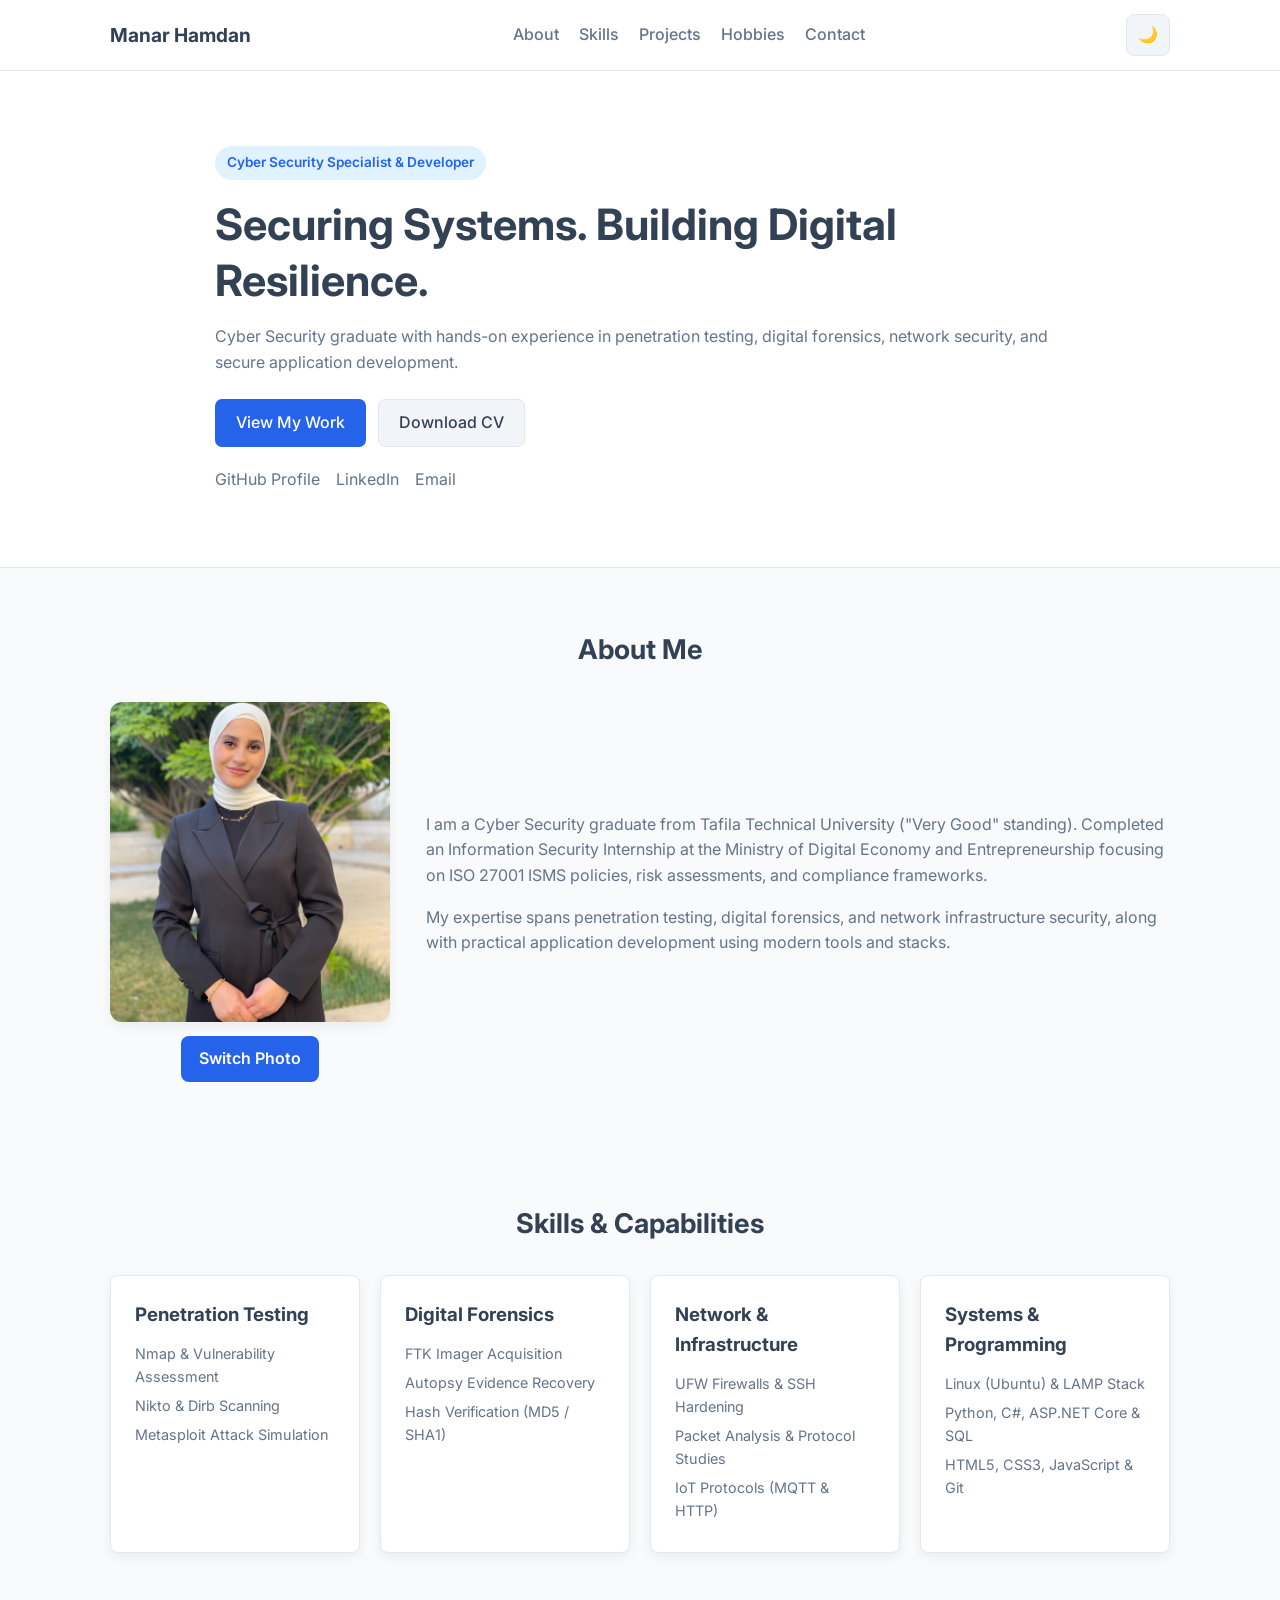
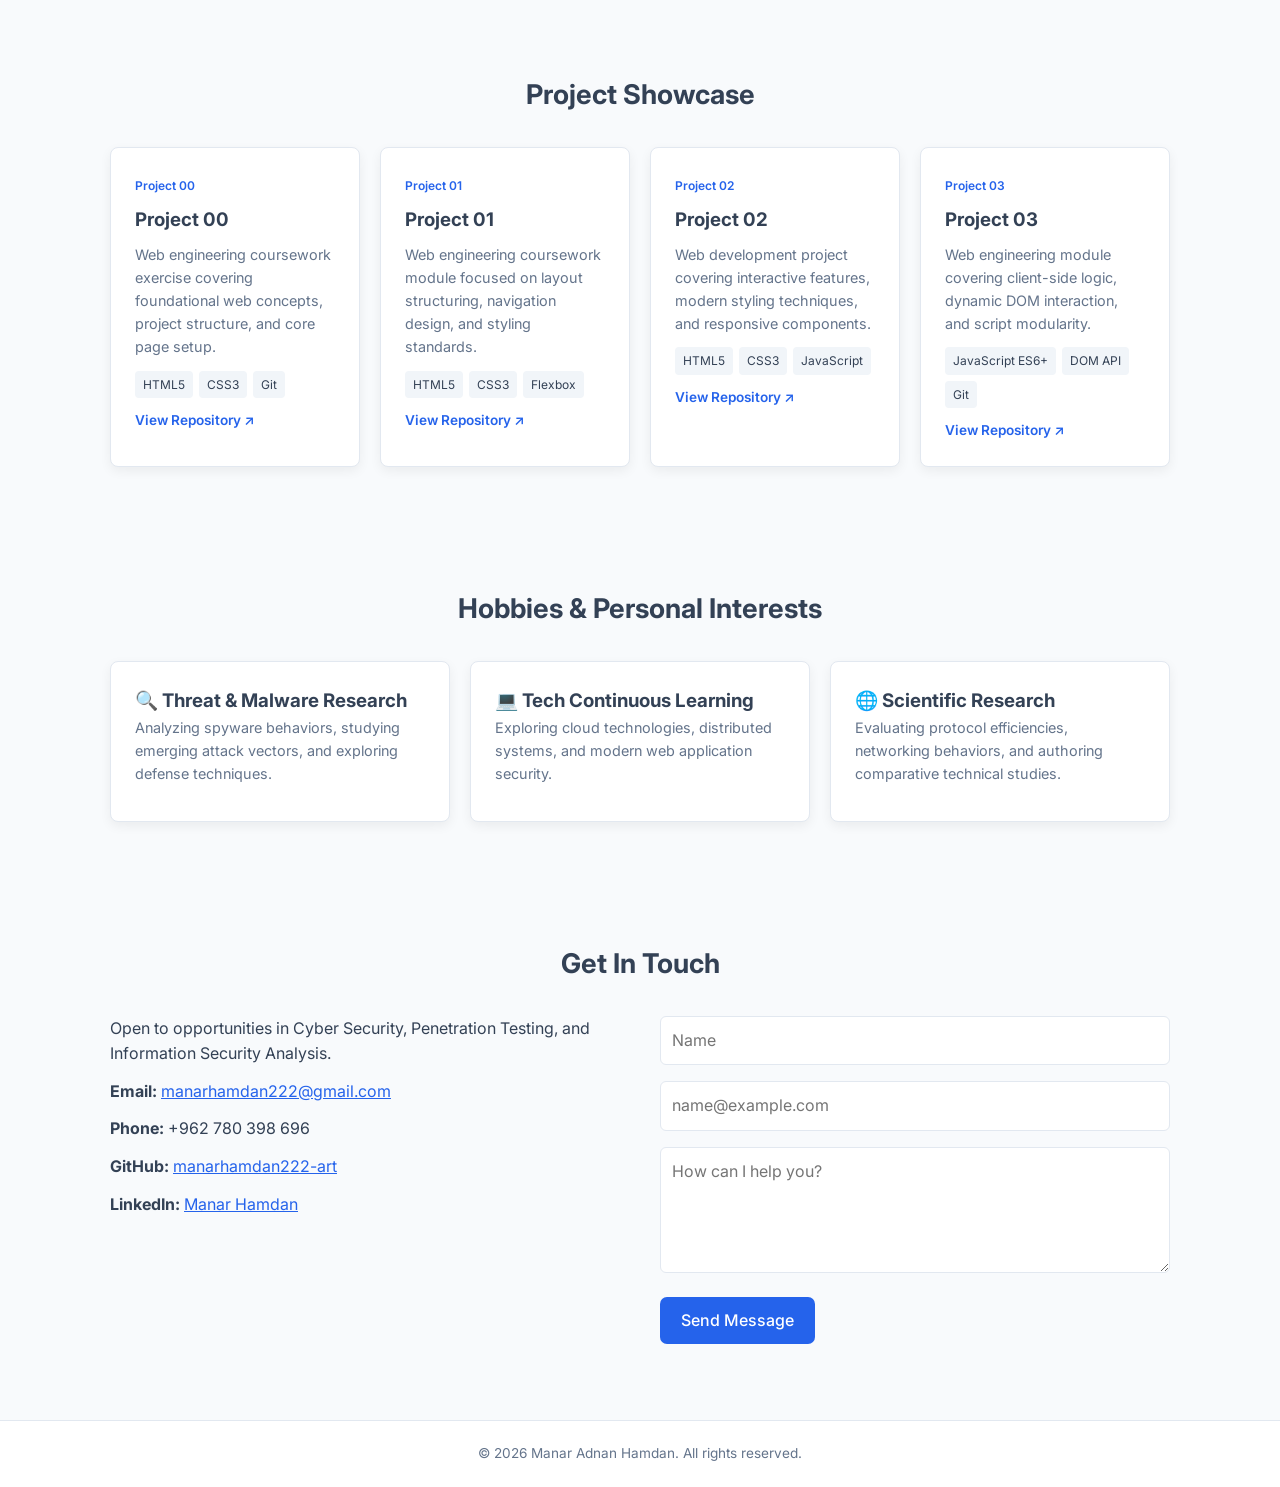
<file: bounce01/index.html>
<!DOCTYPE html>
<html lang="en" dir="ltr">

<head>
    <meta charset="UTF-8">
    <meta name="viewport" content="width=device-width, initial-scale=1.0">

    <title>Manar Hamdan | Cyber Security Portfolio</title>

    <link rel="stylesheet" href="style.css">

    <link rel="preconnect" href="https://fonts.googleapis.com">
    <link rel="preconnect" href="https://fonts.gstatic.com" crossorigin>
    <link href="https://fonts.googleapis.com/css2?family=Inter:wght@300;400;500;600;700&display=swap" rel="stylesheet">
</head>

<body>

    <!-- Header / Navbar -->
    <header class="navbar">
        <div class="container nav-container">

            <a href="#" class="logo">Manar Hamdan</a>

            <nav>
                <ul class="nav-links">
                    <li><a href="#about" class="nav-item">About</a></li>
                    <li><a href="#skills" class="nav-item">Skills</a></li>
                    <li><a href="#projects" class="nav-item">Projects</a></li>
                    <li><a href="#hobbies" class="nav-item">Hobbies</a></li>
                    <li><a href="#contact" class="nav-item">Contact</a></li>
                </ul>
            </nav>

            <div class="nav-controls">
                <button
                    id="theme-btn"
                    class="theme-btn"
                    type="button"
                    aria-label="Switch to dark mode"
                >🌙</button>
            </div>

        </div>
    </header>

    <!-- Hero Section -->
    <section class="hero">
        <div class="container hero-container">

            <div class="hero-content">

                <span class="badge" id="badge-text">
                    Cyber Security Specialist & Developer
                </span>

                <h1 id="hero-title">
                    Securing Systems. Building Digital Resilience.
                </h1>

                <p id="hero-desc">
                    Cyber Security graduate with hands-on experience in
                    penetration testing, digital forensics, network security,
                    and secure application development.
                </p>

                <div class="hero-buttons">
                    <a href="#projects" class="btn btn-primary" id="btn-work">
                        View My Work
                    </a>

                    <a
                        href="assets/Manar_Hamdan_CV.docx"
                        download
                        class="btn btn-secondary"
                        id="btn-cv"
                    >
                        Download CV
                    </a>
                </div>

                <div class="social-links">
                    <a href="https://github.com/manarhamdan222-art"
                       target="_blank" rel="noopener">
                        GitHub Profile
                    </a>

                    <a href="https://www.linkedin.com/in/manar-hamdan-565b5b346"
                       target="_blank" rel="noopener">
                        LinkedIn
                    </a>

                    <a href="mailto:manarhamdan222@gmail.com">
                        Email
                    </a>
                </div>

            </div>
        </div>
    </section>

    <!-- About Me Section -->
    <section id="about" class="about-section">
        <div class="container">

            <h2 id="about-title" class="section-title">
                About Me
            </h2>

            <div class="about-grid">

                <div class="about-image">

                    <img
                        id="profile-photo"
                        src="assets/profile1.jpg"
                        alt="Manar Hamdan - first profile photo"
                        class="about-img"
                    >

                    <button
                        id="photo-switcher"
                        class="photo-switch-btn"
                        type="button"
                        aria-label="Switch profile photo"
                    >
                        Switch Photo
                    </button>

                </div>

                <div class="about-text">

                    <p id="about-p1">
                        I am a Cyber Security graduate from Tafila Technical
                        University ("Very Good" standing). Completed an
                        Information Security Internship at the Ministry of
                        Digital Economy and Entrepreneurship focusing on
                        ISO 27001 ISMS policies, risk assessments, and
                        compliance frameworks.
                    </p>

                    <p id="about-p2">
                        My expertise spans penetration testing, digital
                        forensics, and network infrastructure security,
                        along with practical application development using
                        modern tools and stacks.
                    </p>

                </div>
            </div>
        </div>
    </section>

    <!-- Skills Section -->
    <section id="skills" class="skills-section">
        <div class="container">

            <h2 id="skills-title" class="section-title">
                Skills & Capabilities
            </h2>

            <div class="skills-grid">

                <div class="skill-card">
                    <h3>Penetration Testing</h3>
                    <ul>
                        <li>Nmap & Vulnerability Assessment</li>
                        <li>Nikto & Dirb Scanning</li>
                        <li>Metasploit Attack Simulation</li>
                    </ul>
                </div>

                <div class="skill-card">
                    <h3>Digital Forensics</h3>
                    <ul>
                        <li>FTK Imager Acquisition</li>
                        <li>Autopsy Evidence Recovery</li>
                        <li>Hash Verification (MD5 / SHA1)</li>
                    </ul>
                </div>

                <div class="skill-card">
                    <h3>Network & Infrastructure</h3>
                    <ul>
                        <li>UFW Firewalls & SSH Hardening</li>
                        <li>Packet Analysis & Protocol Studies</li>
                        <li>IoT Protocols (MQTT & HTTP)</li>
                    </ul>
                </div>

                <div class="skill-card">
                    <h3>Systems & Programming</h3>
                    <ul>
                        <li>Linux (Ubuntu) & LAMP Stack</li>
                        <li>Python, C#, ASP.NET Core & SQL</li>
                        <li>HTML5, CSS3, JavaScript & Git</li>
                    </ul>
                </div>

            </div>
        </div>
    </section>

    <!-- Projects Section -->
    <section id="projects" class="projects-section">
        <div class="container">

            <h2 id="projects-title" class="section-title">
                Project Showcase
            </h2>

            <div class="projects-grid">

                <article class="project-card">
                    <span class="project-tag">Project 00</span>
                    <h3>Project 00</h3>
                    <p>
                        Web engineering coursework exercise covering
                        foundational web concepts, project structure,
                        and core page setup.
                    </p>
                    <div class="tech-stack">
                        <span>HTML5</span>
                        <span>CSS3</span>
                        <span>Git</span>
                    </div>
                    <a
                        href="https://github.com/manarhamdan222-art/project-00"
                        target="_blank"
                        rel="noopener"
                        class="project-link"
                    >
                        View Repository ↗
                    </a>
                </article>

                <article class="project-card">
                    <span class="project-tag">Project 01</span>
                    <h3>Project 01</h3>
                    <p>
                        Web engineering coursework module focused on
                        layout structuring, navigation design,
                        and styling standards.
                    </p>
                    <div class="tech-stack">
                        <span>HTML5</span>
                        <span>CSS3</span>
                        <span>Flexbox</span>
                    </div>
                    <a
                        href="https://github.com/manarhamdan222-art/project-01"
                        target="_blank"
                        rel="noopener"
                        class="project-link"
                    >
                        View Repository ↗
                    </a>
                </article>

                <article class="project-card">
                    <span class="project-tag">Project 02</span>
                    <h3>Project 02</h3>
                    <p>
                        Web development project covering interactive
                        features, modern styling techniques,
                        and responsive components.
                    </p>
                    <div class="tech-stack">
                        <span>HTML5</span>
                        <span>CSS3</span>
                        <span>JavaScript</span>
                    </div>
                    <a
                        href="https://github.com/manarhamdan222-art/project-02"
                        target="_blank"
                        rel="noopener"
                        class="project-link"
                    >
                        View Repository ↗
                    </a>
                </article>

                <article class="project-card">
                    <span class="project-tag">Project 03</span>
                    <h3>Project 03</h3>
                    <p>
                        Web engineering module covering client-side
                        logic, dynamic DOM interaction,
                        and script modularity.
                    </p>
                    <div class="tech-stack">
                        <span>JavaScript ES6+</span>
                        <span>DOM API</span>
                        <span>Git</span>
                    </div>
                    <a
                        href="https://github.com/manarhamdan222-art/project-03"
                        target="_blank"
                        rel="noopener"
                        class="project-link"
                    >
                        View Repository ↗
                    </a>
                </article>

            </div>
        </div>
    </section>

    <!-- Hobbies Section -->
    <section id="hobbies" class="hobbies-section">
        <div class="container">

            <h2 id="hobbies-title" class="section-title">
                Hobbies & Personal Interests
            </h2>

            <div class="hobbies-grid">

                <div class="hobby-card">
                    <h3>🔍 Threat & Malware Research</h3>
                    <p>
                        Analyzing spyware behaviors, studying emerging
                        attack vectors, and exploring defense techniques.
                    </p>
                </div>

                <div class="hobby-card">
                    <h3>💻 Tech Continuous Learning</h3>
                    <p>
                        Exploring cloud technologies, distributed systems,
                        and modern web application security.
                    </p>
                </div>

                <div class="hobby-card">
                    <h3>🌐 Scientific Research</h3>
                    <p>
                        Evaluating protocol efficiencies, networking
                        behaviors, and authoring comparative technical studies.
                    </p>
                </div>

            </div>
        </div>
    </section>

    <!-- Contact Section -->
    <section id="contact" class="contact-section">
        <div class="container">

            <h2 id="contact-title" class="section-title">
                Get In Touch
            </h2>

            <div class="contact-wrapper">

                <div class="contact-info">

                    <p>
                        Open to opportunities in Cyber Security,
                        Penetration Testing, and Information Security Analysis.
                    </p>

                    <p>
                        <strong>Email:</strong>
                        <a href="mailto:manarhamdan222@gmail.com">
                            manarhamdan222@gmail.com
                        </a>
                    </p>

                    <p>
                        <strong>Phone:</strong> +962 780 398 696
                    </p>

                    <p>
                        <strong>GitHub:</strong>
                        <a
                            href="https://github.com/manarhamdan222-art"
                            target="_blank"
                            rel="noopener"
                        >
                            manarhamdan222-art
                        </a>
                    </p>

                    <p>
                        <strong>LinkedIn:</strong>
                        <a
                            href="https://www.linkedin.com/in/manar-hamdan-565b5b346"
                            target="_blank"
                            rel="noopener"
                        >
                            Manar Hamdan
                        </a>
                    </p>

                </div>

                <form class="contact-form" id="contact-form">

                    <div class="form-group">
                        <input
                            type="text"
                            placeholder="Name"
                            required
                        >
                    </div>

                    <div class="form-group">
                        <input
                            type="email"
                            placeholder="name@example.com"
                            required
                        >
                    </div>

                    <div class="form-group">
                        <textarea
                            rows="4"
                            placeholder="How can I help you?"
                            required
                        ></textarea>
                    </div>

                    <button
                        type="submit"
                        class="btn btn-primary"
                        id="btn-submit"
                    >
                        Send Message
                    </button>

                    <p
                        id="form-status"
                        role="status"
                        aria-live="polite"
                    ></p>

                </form>

            </div>
        </div>
    </section>

    <!-- Footer -->
    <footer class="footer">
        <div class="container">
            <p>
                &copy; 2026 Manar Adnan Hamdan.
                All rights reserved.
            </p>
        </div>
    </footer>

    <script src="script.js"></script>

</body>
</html>
</file>
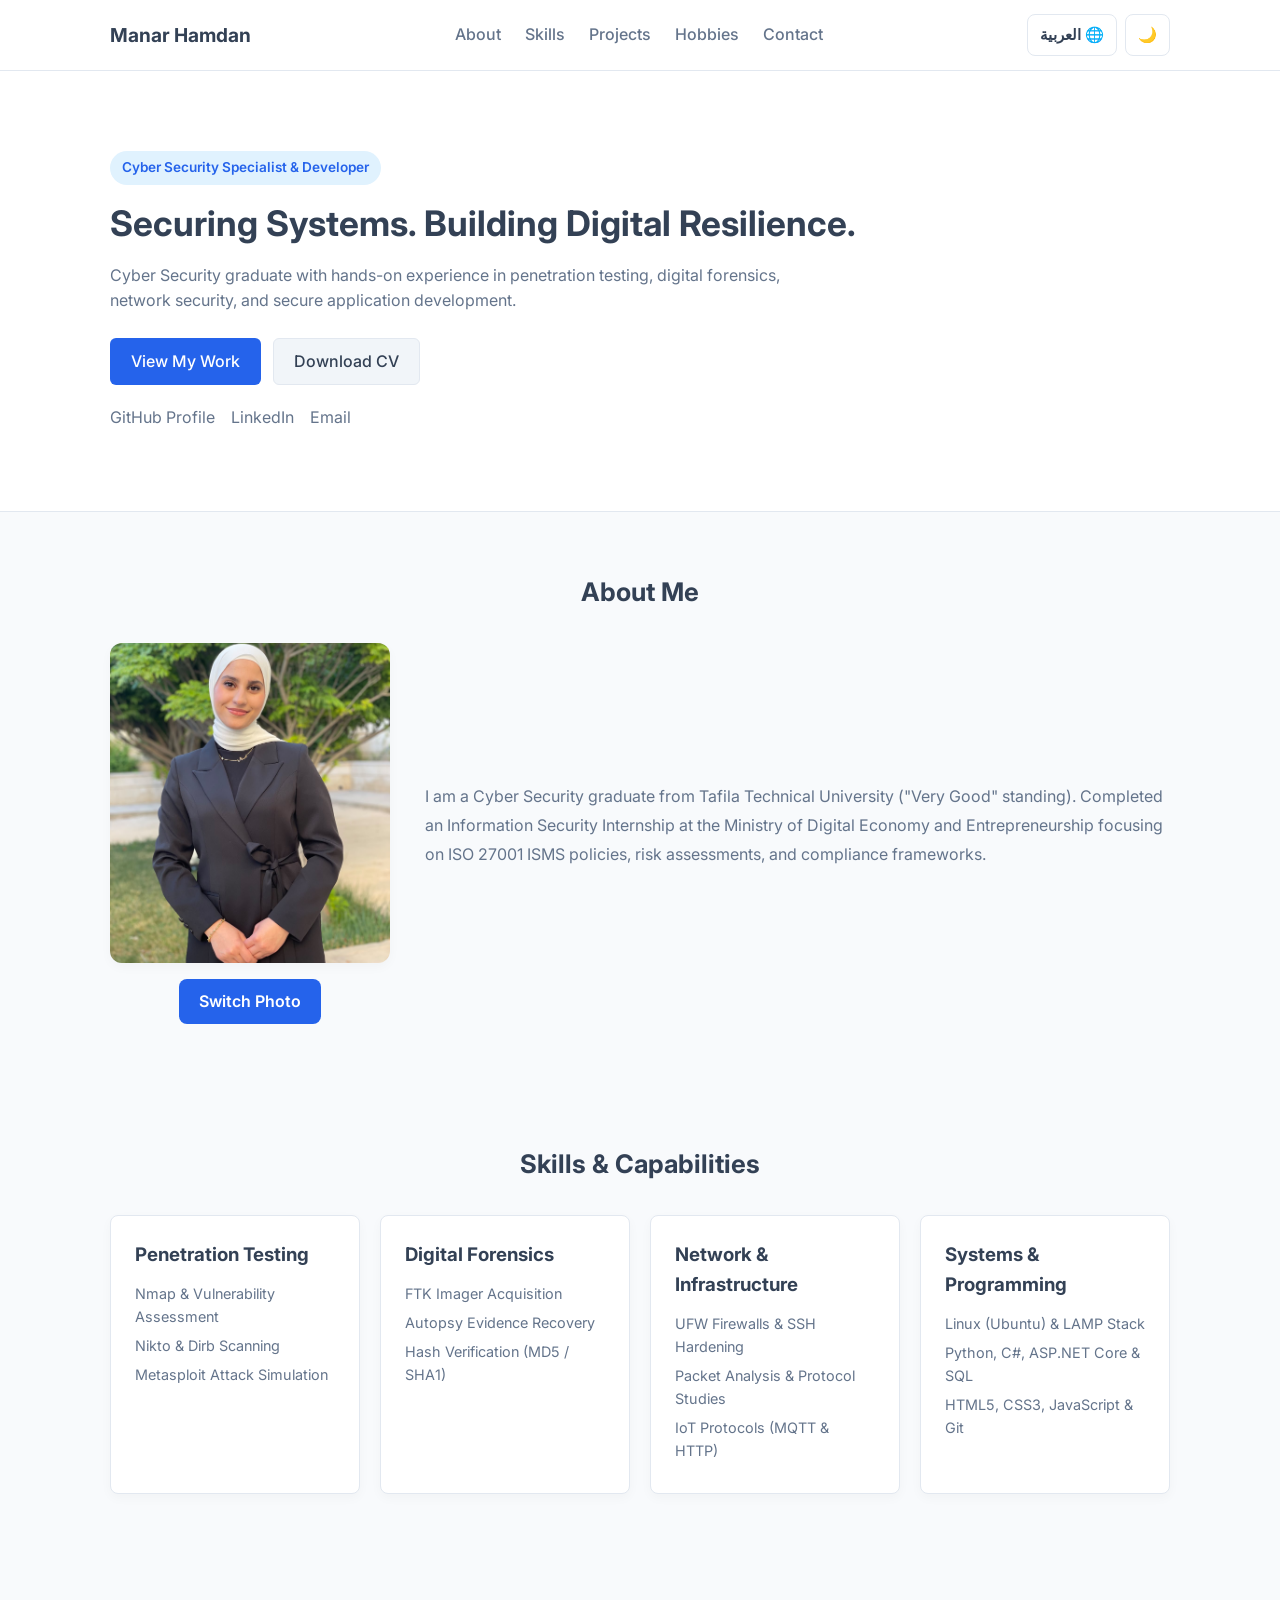
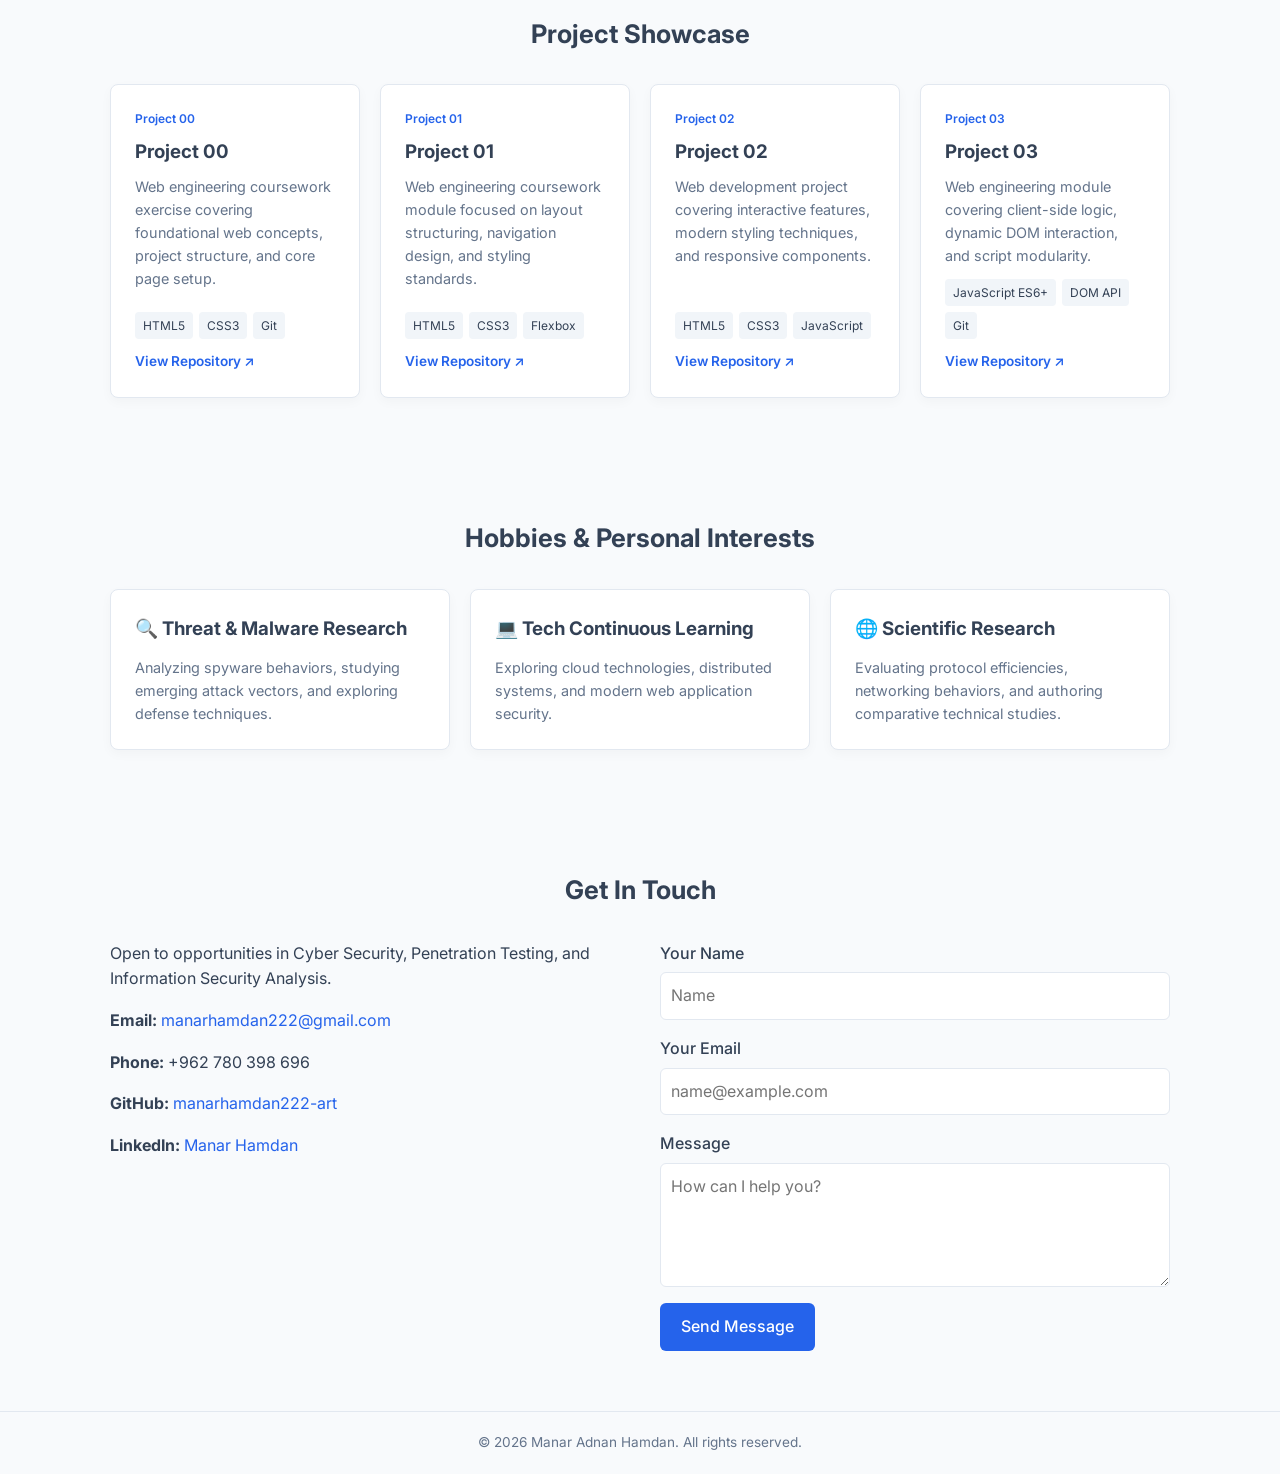
<file: bounce02/index.html>
<!DOCTYPE html>
<html lang="en" dir="ltr">

<head>
    <meta charset="UTF-8">
    <meta name="viewport" content="width=device-width, initial-scale=1.0">

    <title>Manar Hamdan | Cyber Security Portfolio</title>

    <link rel="stylesheet" href="style.css">

    <link rel="preconnect" href="https://fonts.googleapis.com">
    <link rel="preconnect" href="https://fonts.gstatic.com" crossorigin>

    <link href="https://fonts.googleapis.com/css2?family=Inter:wght@300;400;500;600;700&display=swap"
          rel="stylesheet">
</head>

<body>

    <!-- ===================================== -->
    <!-- Header / Navigation Bar -->
    <!-- ===================================== -->

    <header class="navbar">
        <div class="container nav-container">

            <a href="#" class="logo">Manar Hamdan</a>

            <nav aria-label="Main Navigation">
                <ul class="nav-links">
                    <li><a href="#about">About</a></li>
                    <li><a href="#skills">Skills</a></li>
                    <li><a href="#projects">Projects</a></li>
                    <li><a href="#hobbies">Hobbies</a></li>
                    <li><a href="#contact">Contact</a></li>
                </ul>
            </nav>

            <div class="nav-controls">

                <!-- Language Switcher -->
                <button
                    id="lang-btn"
                    class="theme-btn"
                    type="button"
                    aria-label="Change language">
                    العربية 🌐
                </button>

                <!-- Dark / Light Mode -->
                <button
                    id="theme-toggle"
                    class="theme-btn"
                    type="button"
                    aria-label="Switch to dark mode">
                    🌙
                </button>

            </div>

        </div>
    </header>


    <!-- ===================================== -->
    <!-- Hero Section -->
    <!-- ===================================== -->

    <section class="hero">
        <div class="container hero-container">

            <div class="hero-content">

                <span class="badge">
                    Cyber Security Specialist &amp; Developer
                </span>

                <h1>
                    Securing Systems. Building Digital Resilience.
                </h1>

                <p>
                    Cyber Security graduate with hands-on experience in penetration testing, digital forensics, network security, and secure application development.
                </p>

                <div class="hero-buttons">

                    <a href="#projects" class="btn btn-primary">
                        View My Work
                    </a>

                    <a
                        href="assets/Manar_Hamdan_CV.docx"
                        download
                        class="btn btn-secondary">
                        Download CV
                    </a>

                </div>

                <div class="social-links">

                    <a
                        href="https://github.com/manarhamdan222-art"
                        target="_blank"
                        rel="noopener noreferrer">
                        GitHub Profile
                    </a>

                    <a
                        href="https://www.linkedin.com/in/manar-hamdan-565b5b346"
                        target="_blank"
                        rel="noopener noreferrer">
                        LinkedIn
                    </a>

                    <a href="mailto:manarhamdan222@gmail.com">
                        Email
                    </a>

                </div>

            </div>

        </div>
    </section>


    <!-- ===================================== -->
    <!-- About Me Section -->
    <!-- ===================================== -->

    <section id="about" class="about-section">
        <div class="container">

            <h2 class="section-title">
                About Me
            </h2>

            <div class="about-grid">

                <!-- Profile Photo Switcher -->
                <div class="about-image">

                    <img
                        id="profile-photo"
                        src="assets/profile1.jpg"
                        alt="Manar Hamdan - First profile photo"
                        class="about-img">

                    <button
                        id="photo-switcher"
                        class="photo-switch-btn"
                        type="button">
                        Switch Photo
                    </button>

                </div>

                <!-- About Text -->
                <div class="about-text">

                    <p>
                        I am a Cyber Security graduate from
                        <strong>Tafila Technical University</strong>
                        ("Very Good" standing). Completed an Information
                        Security Internship at the
                        <strong>Ministry of Digital Economy and Entrepreneurship</strong>
                        focusing on ISO 27001 ISMS policies, risk assessments,
                        and compliance frameworks.
                    </p>

                </div>

            </div>

        </div>
    </section>


    <!-- ===================================== -->
    <!-- Skills Section -->
    <!-- ===================================== -->

    <section id="skills" class="skills-section">
        <div class="container">

            <h2 class="section-title">
                Skills &amp; Capabilities
            </h2>

            <div class="skills-grid">

                <!-- Skill 1 -->
                <div class="skill-card">

                    <h3>Penetration Testing</h3>

                    <ul>
                        <li>Nmap &amp; Vulnerability Assessment</li>
                        <li>Nikto &amp; Dirb Scanning</li>
                        <li>Metasploit Attack Simulation</li>
                    </ul>

                </div>

                <!-- Skill 2 -->
                <div class="skill-card">

                    <h3>Digital Forensics</h3>

                    <ul>
                        <li>FTK Imager Acquisition</li>
                        <li>Autopsy Evidence Recovery</li>
                        <li>Hash Verification (MD5 / SHA1)</li>
                    </ul>

                </div>

                <!-- Skill 3 -->
                <div class="skill-card">

                    <h3>Network &amp; Infrastructure</h3>

                    <ul>
                        <li>UFW Firewalls &amp; SSH Hardening</li>
                        <li>Packet Analysis &amp; Protocol Studies</li>
                        <li>IoT Protocols (MQTT &amp; HTTP)</li>
                    </ul>

                </div>

                <!-- Skill 4 -->
                <div class="skill-card">

                    <h3>Systems &amp; Programming</h3>

                    <ul>
                        <li>Linux (Ubuntu) &amp; LAMP Stack</li>
                        <li>Python, C#, ASP.NET Core &amp; SQL</li>
                        <li>HTML5, CSS3, JavaScript &amp; Git</li>
                    </ul>

                </div>

            </div>

        </div>
    </section>


    <!-- ===================================== -->
    <!-- Projects Section -->
    <!-- ===================================== -->

    <section id="projects" class="projects-section">
        <div class="container">

            <h2 class="section-title">
                Project Showcase
            </h2>

            <div class="projects-grid">

                <!-- Project 00 -->
                <article class="project-card">

                    <span class="project-tag">
                        Project 00
                    </span>

                    <h3>Project 00</h3>

                    <p>
                        Web engineering coursework exercise covering foundational web concepts, project structure, and core page setup.
                    </p>

                    <div class="tech-stack">
                        <span>HTML5</span>
                        <span>CSS3</span>
                        <span>Git</span>
                    </div>

                    <a
                        href="https://github.com/manarhamdan222-art/project-00"
                        target="_blank"
                        rel="noopener noreferrer"
                        class="project-link">
                        View Repository ↗
                    </a>

                </article>


                <!-- Project 01 -->
                <article class="project-card">

                    <span class="project-tag">
                        Project 01
                    </span>

                    <h3>Project 01</h3>

                    <p>
                        Web engineering coursework module focused on layout structuring, navigation design, and styling standards.
                    </p>

                    <div class="tech-stack">
                        <span>HTML5</span>
                        <span>CSS3</span>
                        <span>Flexbox</span>
                    </div>

                    <a
                        href="https://github.com/manarhamdan222-art/project-01"
                        target="_blank"
                        rel="noopener noreferrer"
                        class="project-link">
                        View Repository ↗
                    </a>

                </article>


                <!-- Project 02 -->
                <article class="project-card">

                    <span class="project-tag">
                        Project 02
                    </span>

                    <h3>Project 02</h3>

                    <p>
                        Web development project covering interactive features, modern styling techniques, and responsive components.
                    </p>

                    <div class="tech-stack">
                        <span>HTML5</span>
                        <span>CSS3</span>
                        <span>JavaScript</span>
                    </div>

                    <a
                        href="https://github.com/manarhamdan222-art/project-02"
                        target="_blank"
                        rel="noopener noreferrer"
                        class="project-link">
                        View Repository ↗
                    </a>

                </article>


                <!-- Project 03 -->
                <article class="project-card">

                    <span class="project-tag">
                        Project 03
                    </span>

                    <h3>Project 03</h3>

                    <p>
                        Web engineering module covering client-side logic, dynamic DOM interaction, and script modularity.
                    </p>

                    <div class="tech-stack">
                        <span>JavaScript ES6+</span>
                        <span>DOM API</span>
                        <span>Git</span>
                    </div>

                    <a
                        href="https://github.com/manarhamdan222-art/project-03"
                        target="_blank"
                        rel="noopener noreferrer"
                        class="project-link">
                        View Repository ↗
                    </a>

                </article>

            </div>

        </div>
    </section>


    <!-- ===================================== -->
    <!-- Hobbies Section -->
    <!-- ===================================== -->

    <section id="hobbies" class="hobbies-section">
        <div class="container">

            <h2 class="section-title">
                Hobbies &amp; Personal Interests
            </h2>

            <div class="hobbies-grid">

                <!-- Hobby 1 -->
                <div class="hobby-card">

                    <h3>
                        🔍 Threat &amp; Malware Research
                    </h3>

                    <p>
                        Analyzing spyware behaviors, studying emerging attack vectors, and exploring defense techniques.
                    </p>

                </div>


                <!-- Hobby 2 -->
                <div class="hobby-card">

                    <h3>
                        💻 Tech Continuous Learning
                    </h3>

                    <p>
                        Exploring cloud technologies, distributed systems, and modern web application security.
                    </p>

                </div>


                <!-- Hobby 3 -->
                <div class="hobby-card">

                    <h3>
                        🌐 Scientific Research
                    </h3>

                    <p>
                        Evaluating protocol efficiencies, networking behaviors, and authoring comparative technical studies.
                    </p>

                </div>

            </div>

        </div>
    </section>


    <!-- ===================================== -->
    <!-- Contact Section -->
    <!-- ===================================== -->

    <section id="contact" class="contact-section">
        <div class="container">

            <h2 class="section-title">
                Get In Touch
            </h2>

            <div class="contact-wrapper">

                <!-- Contact Information -->
                <div class="contact-info">

                    <p>
                        Open to opportunities in Cyber Security, Penetration Testing, and Information Security Analysis.
                    </p>

                    <p>
                        <strong>Email:</strong>
                        <a href="mailto:manarhamdan222@gmail.com">
                            manarhamdan222@gmail.com
                        </a>
                    </p>

                    <p>
                        <strong>Phone:</strong>
                        <span dir="ltr">+962 780 398 696</span>
                    </p>

                    <p>
                        <strong>GitHub:</strong>
                        <a
                            href="https://github.com/manarhamdan222-art"
                            target="_blank"
                            rel="noopener noreferrer">
                            manarhamdan222-art
                        </a>
                    </p>

                    <p>
                        <strong>LinkedIn:</strong>
                        <a
                            href="https://www.linkedin.com/in/manar-hamdan-565b5b346"
                            target="_blank"
                            rel="noopener noreferrer">
                            Manar Hamdan
                        </a>
                    </p>

                </div>


                <!-- Contact Form -->
                <form class="contact-form">

                    <div class="form-group">

                        <label for="name">
                            Your Name
                        </label>

                        <input
                            type="text"
                            id="name"
                            name="name"
                            placeholder="Name"
                            required>

                    </div>


                    <div class="form-group">

                        <label for="email">
                            Your Email
                        </label>

                        <input
                            type="email"
                            id="email"
                            name="email"
                            placeholder="name@example.com"
                            required>

                    </div>


                    <div class="form-group">

                        <label for="message">
                            Message
                        </label>

                        <textarea
                            id="message"
                            name="message"
                            rows="4"
                            placeholder="How can I help you?"
                            required></textarea>

                    </div>


                    <button
                        type="submit"
                        class="btn btn-primary">
                        Send Message
                    </button>

                </form>

            </div>

        </div>
    </section>


    <!-- ===================================== -->
    <!-- Footer -->
    <!-- ===================================== -->

    <footer class="footer">
        <div class="container">

            <p>
                &copy; 2026 Manar Adnan Hamdan. All rights reserved.
            </p>

        </div>
    </footer>


    <!-- ===================================== -->
    <!-- JavaScript -->
    <!-- ===================================== -->

    <script src="script.js"></script>

</body>
</html>
</file>
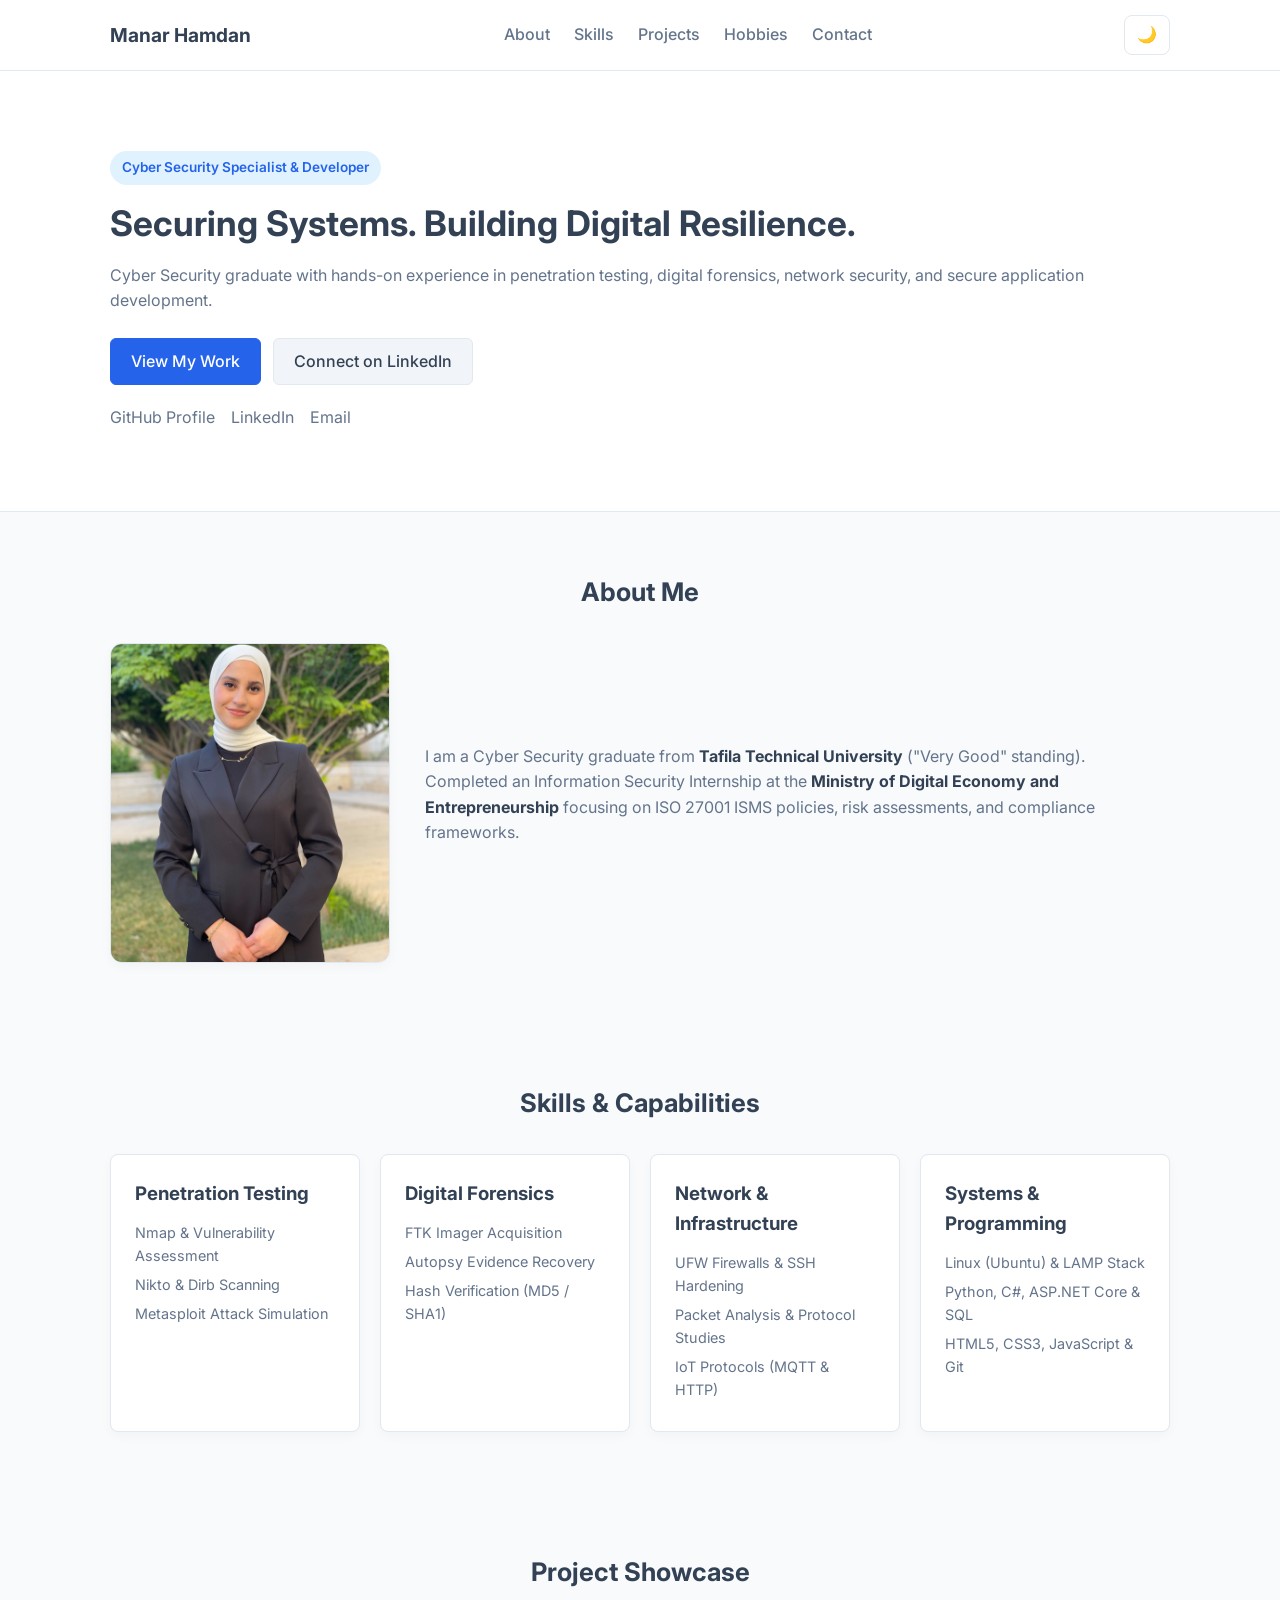
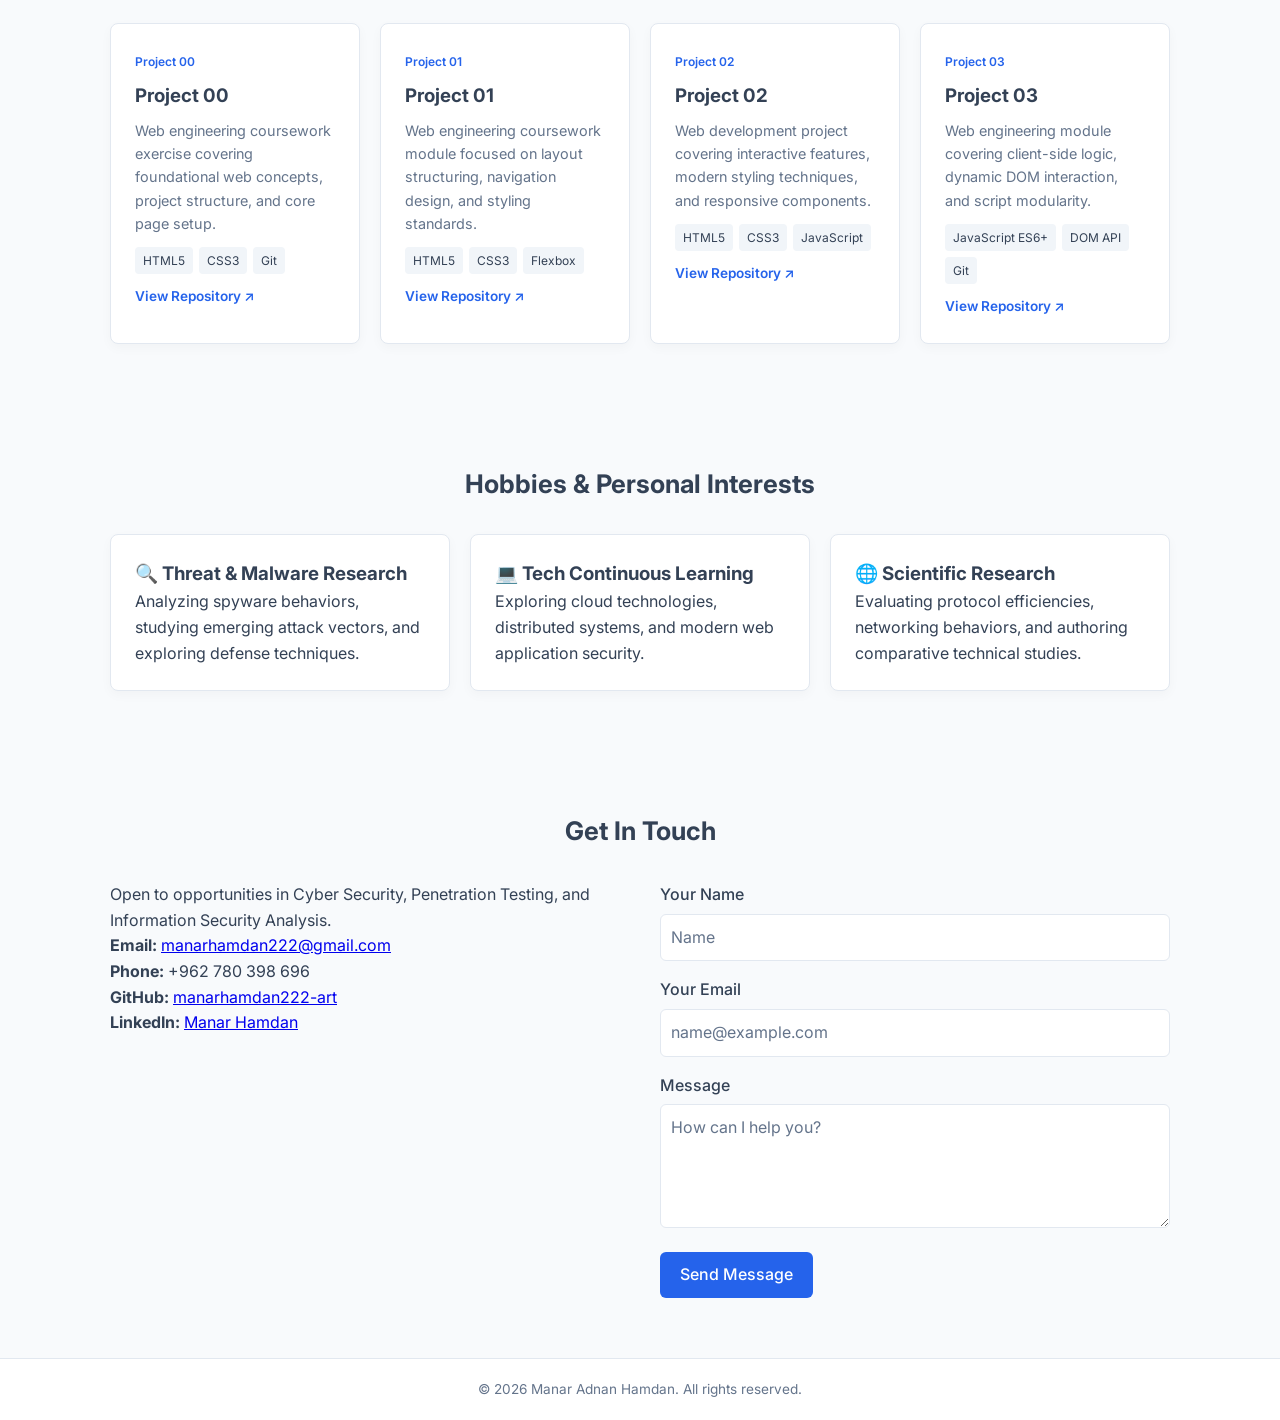
<file: ex00/index.html>
<!DOCTYPE html>
<html lang="en">
<head>
    <meta charset="UTF-8">
    <meta name="viewport" content="width=device-width, initial-scale=1.0">
    <title>Manar Hamdan | Cyber Security Portfolio</title>
    <link rel="stylesheet" href="style.css">
    <link rel="preconnect" href="https://fonts.googleapis.com">
    <link rel="preconnect" href="https://fonts.gstatic.com" crossorigin>
    <link href="https://fonts.googleapis.com/css2?family=Inter:wght@300;400;500;600;700&display=swap" rel="stylesheet">
</head>
<body>

    <!-- Header / Navbar -->
    <header class="navbar">
        <div class="container nav-container">
            <a href="#" class="logo">Manar Hamdan</a>
            <nav>
                <ul class="nav-links">
                    <li><a href="#about">About</a></li>
                    <li><a href="#skills">Skills</a></li>
                    <li><a href="#projects">Projects</a></li>
                    <li><a href="#hobbies">Hobbies</a></li>
                    <li><a href="#contact">Contact</a></li>
                </ul>
            </nav>
            <button id="theme-toggle" class="theme-btn" aria-label="Toggle Theme">🌙</button>
        </div>
    </header>

    <!-- Hero Section -->
    <section class="hero">
        <div class="container hero-container">
            <div class="hero-content">
                <span class="badge">Cyber Security Specialist & Developer</span>
                <h1>Securing Systems. Building Digital Resilience.</h1>
                <p>Cyber Security graduate with hands-on experience in penetration testing, digital forensics, network security, and secure application development.</p>
                <div class="hero-buttons">
                    <a href="#projects" class="btn btn-primary">View My Work</a>
                    <a href="https://www.linkedin.com/in/manar-hamdan-565b5b346" target="_blank" class="btn btn-secondary">Connect on LinkedIn</a>
                </div>
                <div class="social-links">
                    <a href="https://github.com/manarhamdan222-art" target="_blank" rel="noopener">GitHub Profile</a>
                    <a href="https://www.linkedin.com/in/manar-hamdan-565b5b346" target="_blank" rel="noopener">LinkedIn</a>
                    <a href="mailto:manarhamdan222@gmail.com">Email</a>
                </div>
            </div>
        
        </div>
    </section>

    
<!-- About Me Section -->
<section id="about" class="about-section">
    <div class="container">
        <h2 class="section-title">About Me</h2>

        <div class="about-grid">
            <div class="about-image">
                <img
                    src="assets/profile.jpg"
                    alt="Manar Hamdan - Cyber Security Graduate"
                    class="about-img"
                >
            </div>

            <div class="about-text">
                <p>
                    I am a Cyber Security graduate from
                    <strong>Tafila Technical University</strong>
                    ("Very Good" standing). Completed an Information
                    Security Internship at the
                    <strong>Ministry of Digital Economy and Entrepreneurship</strong>
                    focusing on ISO 27001 ISMS policies, risk assessments,
                    and compliance frameworks.
                </p>
            </div>
        </div>
    </div>
</section>


    <!-- Skills Section -->
    <section id="skills" class="skills-section">
        <div class="container">
            <h2 class="section-title">Skills & Capabilities</h2>
            <div class="skills-grid">
                <div class="skill-card">
                    <h3>Penetration Testing</h3>
                    <ul>
                        <li>Nmap & Vulnerability Assessment</li>
                        <li>Nikto & Dirb Scanning</li>
                        <li>Metasploit Attack Simulation</li>
                    </ul>
                </div>
                <div class="skill-card">
                    <h3>Digital Forensics</h3>
                    <ul>
                        <li>FTK Imager Acquisition</li>
                        <li>Autopsy Evidence Recovery</li>
                        <li>Hash Verification (MD5 / SHA1)</li>
                    </ul>
                </div>
                <div class="skill-card">
                    <h3>Network & Infrastructure</h3>
                    <ul>
                        <li>UFW Firewalls & SSH Hardening</li>
                        <li>Packet Analysis & Protocol Studies</li>
                        <li>IoT Protocols (MQTT & HTTP)</li>
                    </ul>
                </div>
                <div class="skill-card">
                    <h3>Systems & Programming</h3>
                    <ul>
                        <li>Linux (Ubuntu) & LAMP Stack</li>
                        <li>Python, C#, ASP.NET Core & SQL</li>
                        <li>HTML5, CSS3, JavaScript & Git</li>
                    </ul>
                </div>
            </div>
        </div>
    </section>

    <!-- Project Showcase with Direct GitHub Links -->
    <section id="projects" class="projects-section">
        <div class="container">
            <h2 class="section-title">Project Showcase</h2>
            <div class="projects-grid">
                <!-- Project 00 -->
                <article class="project-card">
                    <span class="project-tag">Project 00</span>
                    <h3>Project 00</h3>
                    <p>Web engineering coursework exercise covering foundational web concepts, project structure, and core page setup.</p>
                    <div class="tech-stack">
                        <span>HTML5</span><span>CSS3</span><span>Git</span>
                    </div>
                    <a href="https://github.com/manarhamdan222-art/project-00" target="_blank" rel="noopener" class="project-link">View Repository ↗</a>
                </article>

                <!-- Project 01 -->
                <article class="project-card">
                    <span class="project-tag">Project 01</span>
                    <h3>Project 01</h3>
                    <p>Web engineering coursework module focused on layout structuring, navigation design, and styling standards.</p>
                    <div class="tech-stack">
                        <span>HTML5</span><span>CSS3</span><span>Flexbox</span>
                    </div>
                    <a href="https://github.com/manarhamdan222-art/project-01" target="_blank" rel="noopener" class="project-link">View Repository ↗</a>
                </article>

                <!-- Project 02 -->
                <article class="project-card">
                    <span class="project-tag">Project 02</span>
                    <h3>Project 02</h3>
                    <p>Web development project covering interactive features, modern styling techniques, and responsive components.</p>
                    <div class="tech-stack">
                        <span>HTML5</span><span>CSS3</span><span>JavaScript</span>
                    </div>
                    <a href="https://github.com/manarhamdan222-art/project-02" target="_blank" rel="noopener" class="project-link">View Repository ↗</a>
                </article>

                <!-- Project 03 -->
                <article class="project-card">
                    <span class="project-tag">Project 03</span>
                    <h3>Project 03</h3>
                    <p>Web engineering module covering client-side logic, dynamic DOM interaction, and script modularity.</p>
                    <div class="tech-stack">
                        <span>JavaScript ES6+</span><span>DOM API</span><span>Git</span>
                    </div>
                    <a href="https://github.com/manarhamdan222-art/project-03" target="_blank" rel="noopener" class="project-link">View Repository ↗</a>
                </article>
            </div>
        </div>
    </section>

    <!-- Hobbies Section -->
    <section id="hobbies" class="hobbies-section">
        <div class="container">
            <h2 class="section-title">Hobbies & Personal Interests</h2>
            <div class="hobbies-grid">
                <div class="hobby-card">
                    <h3>🔍 Threat & Malware Research</h3>
                    <p>Analyzing spyware behaviors, studying emerging attack vectors, and exploring defense techniques.</p>
                </div>
                <div class="hobby-card">
                    <h3>💻 Tech Continuous Learning</h3>
                    <p>Exploring cloud technologies, distributed systems, and modern web application security.</p>
                </div>
                <div class="hobby-card">
                    <h3>🌐 Scientific Research</h3>
                    <p>Evaluating protocol efficiencies, networking behaviors, and authoring comparative technical studies.</p>
                </div>
            </div>
        </div>
    </section>

    <!-- Contact Section -->
    <section id="contact" class="contact-section">
        <div class="container">
            <h2 class="section-title">Get In Touch</h2>
            <div class="contact-wrapper">
                <div class="contact-info">
                    <p>Open to opportunities in Cyber Security, Penetration Testing, and Information Security Analysis.</p>
                    <p><strong>Email:</strong> <a href="mailto:manarhamdan222@gmail.com">manarhamdan222@gmail.com</a></p>
                    <p><strong>Phone:</strong> +962 780 398 696</p>
                    <p><strong>GitHub:</strong> <a href="https://github.com/manarhamdan222-art" target="_blank">manarhamdan222-art</a></p>
                    <p><strong>LinkedIn:</strong> <a href="https://www.linkedin.com/in/manar-hamdan-565b5b346" target="_blank">Manar Hamdan</a></p>
                </div>

                <form class="contact-form" onsubmit="event.preventDefault();">
                    <div class="form-group">
                        <label for="name">Your Name</label>
                        <input type="text" id="name" placeholder="Name" required>
                    </div>
                    <div class="form-group">
                        <label for="email">Your Email</label>
                        <input type="email" id="email" placeholder="name@example.com" required>
                    </div>
                    <div class="form-group">
                        <label for="message">Message</label>
                        <textarea id="message" rows="4" placeholder="How can I help you?" required></textarea>
                    </div>
                    <button type="submit" class="btn btn-primary">Send Message</button>
                </form>
            </div>
        </div>
    </section>

    <!-- Footer -->
    <footer class="footer">
        <div class="container">
            <p>&copy; 2026 Manar Adnan Hamdan. All rights reserved.</p>
        </div>
    </footer>

    <script src="script.js"></script>
</body>
</html>
</file>
<file: bounce01/style.css>
/* Portfolio + Bounce 01 */

:root {
    --bg-primary: #f8fafc;
    --bg-secondary: #fff;
    --bg-card: #f1f5f9;
    --text-primary: #334155;
    --text-muted: #64748b;
    --accent: #2563eb;
    --accent-light: #e0f2fe;
    --border-color: #e2e8f0;
    --shadow: 0 4px 12px rgba(0, 0, 0, .06);
    --transition: all .3s ease;
}

[data-theme="dark"] {
    --bg-primary: #0f172a;
    --bg-secondary: #1e293b;
    --bg-card: #334155;
    --text-primary: #f8fafc;
    --text-muted: #cbd5e1;
    --accent: #38bdf8;
    --accent-light: #1e3a8a;
    --border-color: #475569;
    --shadow: 0 4px 12px rgba(0, 0, 0, .2);
}

/* General */
* {
    box-sizing: border-box;
    margin: 0;
    padding: 0;
}

html {
    scroll-behavior: smooth;
    scroll-padding-top: 110px;
}

body {
    font-family: Inter, Arial, sans-serif;
    background: var(--bg-primary);
    color: var(--text-primary);
    line-height: 1.6;
    transition: background-color .3s, color .3s;
}

a {
    color: var(--accent);
}

button,
input,
textarea {
    font: inherit;
}

.container {
    max-width: 1100px;
    margin: auto;
    padding: 0 20px;
}

/* Navbar */
.navbar {
    background: var(--bg-secondary);
    border-bottom: 1px solid var(--border-color);
    position: sticky;
    top: 0;
    z-index: 100;
}

.nav-container {
    display: flex;
    align-items: center;
    justify-content: space-between;
    gap: 16px;
    min-height: 70px;
}

.logo {
    font-size: 1.2rem;
    font-weight: 700;
    color: var(--text-primary);
    text-decoration: none;
    white-space: nowrap;
}

.nav-links {
    display: flex;
    flex-wrap: wrap;
    list-style: none;
    gap: 20px;
}

.nav-links a {
    color: var(--text-muted);
    text-decoration: none;
    font-weight: 500;
}

.nav-links a:hover {
    color: var(--accent);
}

.nav-controls {
    display: flex;
    gap: 8px;
}

.theme-btn {
    background: var(--bg-card);
    color: var(--text-primary);
    border: 1px solid var(--border-color);
    padding: 7px 11px;
    border-radius: 8px;
    cursor: pointer;
    white-space: nowrap;
}

/* Hero */
.hero {
    padding: 75px 0;
    background: var(--bg-secondary);
    border-bottom: 1px solid var(--border-color);
}

.hero-container {
    display: flex;
    align-items: center;
    justify-content: center;
}

.hero-content {
    max-width: 850px;
    width: 100%;
}

.badge {
    display: inline-block;
    background: var(--accent-light);
    color: var(--accent);
    padding: 6px 12px;
    border-radius: 20px;
    font-size: .85rem;
    font-weight: 600;
}

.hero h1 {
    font-size: clamp(1.8rem, 4vw, 2.7rem);
    line-height: 1.3;
    margin: 16px 0;
}

.hero p {
    color: var(--text-muted);
    margin-bottom: 24px;
}

.hero-buttons {
    display: flex;
    flex-wrap: wrap;
    gap: 12px;
    margin-bottom: 20px;
}

.btn {
    display: inline-block;
    padding: 10px 20px;
    border-radius: 7px;
    text-decoration: none;
    font-weight: 500;
    cursor: pointer;
    border: 1px solid transparent;
}

.btn-primary {
    background: var(--accent);
    color: #fff;
}

.btn-secondary {
    background: var(--bg-card);
    color: var(--text-primary);
    border-color: var(--border-color);
}

.social-links {
    display: flex;
    flex-wrap: wrap;
    gap: 16px;
}

.social-links a {
    color: var(--text-muted);
    text-decoration: none;
}

.social-links a:hover {
    color: var(--accent);
}

/* Sections */
section {
    padding: 60px 0;
}

.section-title {
    text-align: center;
    font-size: 1.7rem;
    margin-bottom: 30px;
}

/* About */
.about-grid {
    display: grid;
    grid-template-columns: 280px minmax(0, 1fr);
    align-items: center;
    gap: 36px;
}

.about-image {
    display: flex;
    flex-direction: column;
    align-items: center;
    gap: 14px;
}

.about-img {
    width: 100%;
    max-width: 280px;
    height: 320px;
    object-fit: cover;
    border-radius: 12px;
    box-shadow: var(--shadow);
    opacity: 1;
    transform: scale(1);
    transition: opacity .3s ease, transform .3s ease;
}

.about-img.fade-out {
    opacity: 0;
    transform: scale(.96);
}

.photo-switch-btn {
    background: var(--accent);
    color: #fff;
    border: 0;
    border-radius: 8px;
    padding: 10px 18px;
    cursor: pointer;
    font-weight: 600;
}

.photo-switch-btn:hover {
    filter: brightness(.92);
}

.photo-switch-btn:disabled {
    opacity: .6;
    cursor: wait;
}

.about-text p {
    color: var(--text-muted);
    margin-bottom: 16px;
}

/* Skills, Projects, Hobbies */
.skills-grid,
.projects-grid,
.hobbies-grid {
    display: grid;
    grid-template-columns: repeat(
        auto-fit,
        minmax(min(240px, 100%), 1fr)
    );
    gap: 20px;
}

.skill-card,
.project-card,
.hobby-card {
    background: var(--bg-secondary);
    padding: 24px;
    border-radius: 8px;
    border: 1px solid var(--border-color);
    box-shadow: var(--shadow);
    min-width: 0;
}

.skill-card ul {
    list-style: none;
    margin-top: 12px;
}

.skill-card li {
    color: var(--text-muted);
    font-size: .9rem;
    margin-bottom: 6px;
}

.project-tag {
    font-size: .75rem;
    color: var(--accent);
    font-weight: 600;
}

.project-card h3 {
    margin: 8px 0;
}

.project-card p,
.hobby-card p {
    color: var(--text-muted);
    font-size: .9rem;
    margin-bottom: 12px;
}

.tech-stack {
    display: flex;
    flex-wrap: wrap;
    gap: 6px;
}

.tech-stack span {
    background: var(--bg-card);
    padding: 4px 8px;
    border-radius: 4px;
    font-size: .75rem;
}

.project-link {
    display: inline-block;
    margin-top: 12px;
    font-size: .85rem;
    font-weight: 600;
    text-decoration: none;
}

.project-link:hover {
    text-decoration: underline;
}

/* Contact */
.contact-wrapper {
    display: grid;
    grid-template-columns: repeat(2, minmax(0, 1fr));
    gap: 40px;
}

.contact-info p {
    margin-bottom: 12px;
    overflow-wrap: anywhere;
}

.contact-form {
    display: flex;
    flex-direction: column;
    gap: 16px;
}

.form-group input,
.form-group textarea {
    width: 100%;
    padding: 11px;
    border-radius: 6px;
    border: 1px solid var(--border-color);
    background: var(--bg-secondary);
    color: var(--text-primary);
}

.form-group textarea {
    resize: vertical;
}

.contact-form button {
    align-self: flex-start;
}

/* Footer */
.footer {
    text-align: center;
    padding: 22px 0;
    border-top: 1px solid var(--border-color);
    background: var(--bg-secondary);
    color: var(--text-muted);
    font-size: .85rem;
}

/* Accessibility */
button:focus-visible,
a:focus-visible,
input:focus-visible,
textarea:focus-visible {
    outline: 2px solid var(--accent);
    outline-offset: 3px;
}

/* Responsive */
@media (max-width: 850px) {
    .nav-container {
        flex-wrap: wrap;
        padding-top: 12px;
        padding-bottom: 12px;
    }

    .nav-container nav {
        order: 3;
        width: 100%;
    }

    .nav-links {
        justify-content: center;
        gap: 10px 16px;
    }

    .about-grid {
        grid-template-columns: 1fr;
    }

    .about-img {
        max-width: 220px;
        height: 270px;
    }

    .contact-wrapper {
        grid-template-columns: 1fr;
    }

    .hero {
        padding: 50px 0;
    }
}

@media (max-width: 480px) {
    .container {
        padding: 0 16px;
    }

    .logo {
        font-size: 1rem;
    }

    .theme-btn {
        padding: 6px 8px;
    }

    .nav-links a {
        font-size: .87rem;
    }

    .section-title {
        font-size: 1.45rem;
    }

    .skill-card,
    .project-card,
    .hobby-card {
        padding: 20px;
    }
}

@media (prefers-reduced-motion: reduce) {
    html {
        scroll-behavior: auto;
    }

    .about-img {
        transition: none;
    }
}
</file>
<file: bounce02/style.css>
/* =========================================
   Manar Hamdan Portfolio
   Chapter VI - Bounce 02
   Language Switcher + RTL Support
   ========================================= */

/* =========================================
   1. Color Variables - Light Mode
   ========================================= */

:root {
    --bg-primary: #f8fafc;
    --bg-secondary: #ffffff;
    --bg-card: #f1f5f9;
    --text-primary: #334155;
    --text-muted: #64748b;
    --accent: #2563eb;
    --accent-light: #e0f2fe;
    --border-color: #e2e8f0;
    --shadow: 0 4px 12px rgba(0, 0, 0, 0.03);
    --transition: all 0.3s ease;
}

/* =========================================
   2. Dark Mode
   ========================================= */

[data-theme="dark"] {
    --bg-primary: #0f172a;
    --bg-secondary: #1e293b;
    --bg-card: #334155;
    --text-primary: #f8fafc;
    --text-muted: #94a3b8;
    --accent: #38bdf8;
    --accent-light: #1e3a8a;
    --border-color: #334155;
    --shadow: 0 4px 12px rgba(0, 0, 0, 0.2);
}

/* =========================================
   3. General Reset
   ========================================= */

* {
    box-sizing: border-box;
    margin: 0;
    padding: 0;
}

html {
    scroll-behavior: smooth;
    scroll-padding-top: 110px;
}

body {
    font-family: 'Inter', 'Segoe UI', Tahoma, Arial, sans-serif;
    background-color: var(--bg-primary);
    color: var(--text-primary);
    line-height: 1.6;
    transition:
        background-color 0.3s ease,
        color 0.3s ease;
    overflow-wrap: break-word;
}

button,
input,
textarea {
    font: inherit;
}

button {
    cursor: pointer;
}

a {
    transition: var(--transition);
}

.container {
    max-width: 1100px;
    margin: 0 auto;
    padding: 0 20px;
}

/* =========================================
   4. Navbar
   ========================================= */

.navbar {
    background-color: var(--bg-secondary);
    border-bottom: 1px solid var(--border-color);
    position: sticky;
    top: 0;
    z-index: 100;
    transition: var(--transition);
}

.nav-container {
    display: flex;
    justify-content: space-between;
    align-items: center;
    gap: 20px;
    min-height: 70px;
}

.logo {
    font-size: 1.2rem;
    font-weight: 700;
    color: var(--text-primary);
    text-decoration: none;
    white-space: nowrap;
}

.logo:hover {
    color: var(--accent);
}

.nav-links {
    display: flex;
    align-items: center;
    list-style: none;
    gap: 24px;
}

.nav-links a {
    text-decoration: none;
    color: var(--text-muted);
    font-weight: 500;
    transition: var(--transition);
}

.nav-links a:hover {
    color: var(--accent);
}

/* Language and Theme Buttons */

.nav-controls {
    display: flex;
    align-items: center;
    justify-content: center;
    gap: 8px;
}

.theme-btn {
    background-color: transparent;
    border: 1px solid var(--border-color);
    padding: 8px 12px;
    border-radius: 8px;
    cursor: pointer;
    font-size: 0.95rem;
    color: var(--text-primary);
    transition: var(--transition);
    white-space: nowrap;
}

.theme-btn:hover {
    background-color: var(--accent-light);
    color: var(--accent);
    border-color: var(--accent);
}

#lang-btn {
    font-weight: 600;
}

#theme-toggle {
    min-width: 44px;
    min-height: 40px;
}

/* =========================================
   5. Hero Section
   ========================================= */

.hero {
    padding: 80px 0;
    background-color: var(--bg-secondary);
    border-bottom: 1px solid var(--border-color);
}

.hero-container {
    display: flex;
    align-items: center;
    justify-content: space-between;
    gap: 40px;
}

.hero-content {
    flex: 1;
    min-width: 0;
}

.badge {
    display: inline-block;
    background-color: var(--accent-light);
    color: var(--accent);
    padding: 6px 12px;
    border-radius: 20px;
    font-size: 0.85rem;
    font-weight: 600;
}

.hero h1 {
    font-size: 2.2rem;
    line-height: 1.3;
    margin: 16px 0;
}

.hero p {
    color: var(--text-muted);
    margin-bottom: 24px;
    max-width: 700px;
}

.hero-buttons {
    display: flex;
    flex-wrap: wrap;
    gap: 12px;
    margin-bottom: 20px;
}

/* =========================================
   6. General Buttons
   ========================================= */

.btn {
    display: inline-block;
    padding: 10px 20px;
    border-radius: 6px;
    text-decoration: none;
    font-weight: 500;
    cursor: pointer;
    border: 1px solid transparent;
    transition: var(--transition);
    text-align: center;
}

.btn-primary {
    background-color: var(--accent);
    color: #ffffff;
}

.btn-primary:hover {
    opacity: 0.85;
    transform: translateY(-2px);
}

.btn-secondary {
    background-color: var(--bg-card);
    color: var(--text-primary);
    border: 1px solid var(--border-color);
}

.btn-secondary:hover {
    border-color: var(--accent);
    color: var(--accent);
}

/* =========================================
   7. Social Links
   ========================================= */

.social-links {
    display: flex;
    flex-wrap: wrap;
    align-items: center;
    gap: 16px;
}

.social-links a {
    color: var(--text-muted);
    text-decoration: none;
}

.social-links a:hover {
    color: var(--accent);
}

/* =========================================
   8. General Sections
   ========================================= */

section {
    padding: 60px 0;
}

.section-title {
    font-size: 1.6rem;
    margin-bottom: 30px;
    text-align: center;
}

/* =========================================
   9. About Me Section
   ========================================= */

.about-grid {
    display: grid;
    grid-template-columns: 280px minmax(0, 1fr);
    align-items: center;
    gap: 35px;
}

.about-image {
    display: flex;
    flex-direction: column;
    align-items: center;
    justify-content: center;
    gap: 16px;
}

.about-img {
    display: block;
    width: 100%;
    max-width: 280px;
    height: 320px;
    object-fit: cover;
    border-radius: 12px;
    box-shadow: var(--shadow);

    opacity: 1;
    transform: scale(1);

    transition:
        opacity 0.3s ease,
        transform 0.3s ease;
}

/* Fade Effect for Bounce 01 */

.about-img.fade-out {
    opacity: 0;
    transform: scale(0.96);
}

.photo-switch-btn {
    background-color: var(--accent);
    color: #ffffff;
    border: none;
    padding: 10px 20px;
    border-radius: 8px;
    font-weight: 600;
    transition: var(--transition);
}

.photo-switch-btn:hover {
    opacity: 0.85;
    transform: translateY(-2px);
}

.about-text {
    min-width: 0;
}

.about-text p {
    margin-bottom: 16px;
    color: var(--text-muted);
    line-height: 1.8;
}

.about-text strong {
    color: var(--text-primary);
}

/* =========================================
   10. Skills Section
   ========================================= */

.skills-grid {
    display: grid;
    grid-template-columns:
        repeat(auto-fit, minmax(240px, 1fr));
    gap: 20px;
}

.skill-card {
    background-color: var(--bg-secondary);
    padding: 24px;
    border-radius: 8px;
    border: 1px solid var(--border-color);
    box-shadow: var(--shadow);
    transition: var(--transition);
}

.skill-card:hover {
    transform: translateY(-4px);
    border-color: var(--accent);
}

.skill-card h3 {
    margin-bottom: 12px;
}

.skill-card ul {
    list-style: none;
    margin-top: 12px;
}

.skill-card li {
    color: var(--text-muted);
    font-size: 0.9rem;
    margin-bottom: 6px;
}

/* =========================================
   11. Projects Section
   ========================================= */

.projects-grid {
    display: grid;
    grid-template-columns:
        repeat(auto-fit, minmax(240px, 1fr));
    gap: 20px;
}

.project-card {
    display: flex;
    flex-direction: column;
    background-color: var(--bg-secondary);
    padding: 24px;
    border-radius: 8px;
    border: 1px solid var(--border-color);
    box-shadow: var(--shadow);
    transition: var(--transition);
    min-width: 0;
}

.project-card:hover {
    transform: translateY(-4px);
    border-color: var(--accent);
}

.project-tag {
    font-size: 0.75rem;
    color: var(--accent);
    font-weight: 600;
}

.project-card h3 {
    margin: 8px 0;
}

.project-card p {
    color: var(--text-muted);
    font-size: 0.9rem;
    margin-bottom: 12px;
    flex-grow: 1;
}

.tech-stack {
    display: flex;
    flex-wrap: wrap;
    gap: 6px;
}

.tech-stack span {
    display: inline-block;
    background-color: var(--bg-card);
    padding: 4px 8px;
    border-radius: 4px;
    font-size: 0.75rem;
}

.project-link {
    display: inline-block;
    align-self: flex-start;
    margin-top: 12px;
    font-size: 0.85rem;
    font-weight: 600;
    color: var(--accent);
    text-decoration: none;
}

.project-link:hover {
    text-decoration: underline;
}

/* =========================================
   12. Hobbies Section
   ========================================= */

.hobbies-grid {
    display: grid;
    grid-template-columns:
        repeat(auto-fit, minmax(240px, 1fr));
    gap: 20px;
}

.hobby-card {
    background-color: var(--bg-secondary);
    padding: 24px;
    border-radius: 8px;
    border: 1px solid var(--border-color);
    box-shadow: var(--shadow);
    transition: var(--transition);
}

.hobby-card:hover {
    transform: translateY(-4px);
    border-color: var(--accent);
}

.hobby-card h3 {
    margin-bottom: 12px;
}

.hobby-card p {
    color: var(--text-muted);
    font-size: 0.9rem;
}

/* =========================================
   13. Contact Section
   ========================================= */

.contact-wrapper {
    display: grid;
    grid-template-columns:
        minmax(0, 1fr) minmax(0, 1fr);
    gap: 40px;
}

.contact-info {
    min-width: 0;
}

.contact-info p {
    margin-bottom: 16px;
    overflow-wrap: anywhere;
}

.contact-info a {
    color: var(--accent);
    text-decoration: none;
}

.contact-info a:hover {
    text-decoration: underline;
}

.contact-form {
    display: flex;
    flex-direction: column;
    gap: 16px;
    min-width: 0;
}

.form-group {
    display: flex;
    flex-direction: column;
    gap: 6px;
}

.form-group label {
    font-weight: 500;
}

.form-group input,
.form-group textarea {
    width: 100%;
    padding: 10px;
    border-radius: 6px;
    border: 1px solid var(--border-color);
    background-color: var(--bg-secondary);
    color: var(--text-primary);
    transition: var(--transition);
}

.form-group input:focus,
.form-group textarea:focus {
    outline: none;
    border-color: var(--accent);
}

.form-group textarea {
    resize: vertical;
}

.contact-form .btn {
    align-self: flex-start;
}

/* =========================================
   14. Footer
   ========================================= */

.footer {
    text-align: center;
    padding: 20px 0;
    border-top: 1px solid var(--border-color);
    color: var(--text-muted);
    font-size: 0.85rem;
}

/* =========================================
   15. Language Switcher - RTL Support
   ========================================= */

/* Arabic Language */

html[lang="ar"] body {
    font-family:
        Tahoma,
        'Segoe UI',
        Arial,
        sans-serif;
}

/* Switch text direction automatically */

html[dir="rtl"] body {
    direction: rtl;
    text-align: right;
}

html[dir="ltr"] body {
    direction: ltr;
    text-align: left;
}

/* Navbar RTL */

html[dir="rtl"] .nav-container {
    flex-direction: row;
    direction: rtl;
}

html[dir="rtl"] .nav-links {
    direction: rtl;
}

html[dir="rtl"] .nav-controls {
    direction: rtl;
}

/* Hero RTL */

html[dir="rtl"] .hero-container {
    direction: rtl;
}

html[dir="rtl"] .hero-content {
    text-align: right;
}

html[dir="rtl"] .hero-buttons {
    direction: rtl;
    justify-content: flex-start;
}

html[dir="rtl"] .social-links {
    direction: rtl;
    justify-content: flex-start;
}

/* About Me RTL */

html[dir="rtl"] .about-grid {
    direction: rtl;
}

html[dir="rtl"] .about-text {
    direction: rtl;
    text-align: right;
}

html[dir="rtl"] .about-image {
    direction: rtl;
}

/* Skills RTL */

html[dir="rtl"] .skill-card {
    text-align: right;
}

html[dir="rtl"] .skill-card ul {
    padding-right: 0;
    padding-left: 0;
}

/* Projects RTL */

html[dir="rtl"] .project-card {
    text-align: right;
}

html[dir="rtl"] .tech-stack {
    direction: rtl;
}

html[dir="rtl"] .project-link {
    align-self: flex-start;
}

/* Hobbies RTL */

html[dir="rtl"] .hobby-card {
    text-align: right;
}

/* Contact RTL */

html[dir="rtl"] .contact-wrapper {
    direction: rtl;
}

html[dir="rtl"] .contact-info,
html[dir="rtl"] .contact-form {
    text-align: right;
}

html[dir="rtl"] .form-group input,
html[dir="rtl"] .form-group textarea {
    direction: rtl;
    text-align: right;
}

/* Keep email addresses in LTR */

input[type="email"],
a[href^="mailto:"] {
    direction: ltr;
    unicode-bidi: isolate;
}

html[dir="rtl"] .form-group input[type="email"] {
    direction: ltr;
    text-align: left;
}

/* Titles remain centered */

html[dir="rtl"] .section-title {
    text-align: center;
}

/* Footer RTL */

html[dir="rtl"] .footer {
    text-align: center;
}

/* =========================================
   16. Tablet Responsive
   ========================================= */

@media (max-width: 900px) {

    .nav-container {
        flex-wrap: wrap;
        justify-content: center;
        gap: 14px;
        padding-top: 14px;
        padding-bottom: 14px;
    }

    .nav-links {
        flex-wrap: wrap;
        justify-content: center;
        gap: 16px;
    }

    .hero {
        padding: 60px 0;
    }

    .hero h1 {
        font-size: 2rem;
    }

    .about-grid {
        grid-template-columns: 230px minmax(0, 1fr);
        gap: 24px;
    }

    .about-img {
        max-width: 230px;
        height: 280px;
    }

    .contact-wrapper {
        gap: 24px;
    }

}

/* =========================================
   17. Mobile Responsive
   ========================================= */

@media (max-width: 768px) {

    .container {
        padding: 0 16px;
    }

    .nav-container {
        flex-direction: column;
        min-height: auto;
        height: auto;
        gap: 12px;
    }

    .logo {
        font-size: 1.1rem;
    }

    .nav-container nav {
        width: 100%;
    }

    .nav-links {
        display: flex;
        flex-wrap: wrap;
        justify-content: center;
        gap: 10px 16px;
    }

    .nav-links a {
        font-size: 0.9rem;
    }

    .nav-controls {
        justify-content: center;
    }

    .hero {
        padding: 50px 0;
    }

    .hero-container {
        flex-direction: column;
        gap: 25px;
    }

    .hero-content {
        width: 100%;
    }

    .hero h1 {
        font-size: 1.8rem;
    }

    .hero-buttons {
        flex-wrap: wrap;
    }

    section {
        padding: 45px 0;
    }

    .section-title {
        font-size: 1.4rem;
    }

    .about-grid {
        grid-template-columns: 1fr;
        gap: 25px;
    }

    .about-image {
        width: 100%;
    }

    .about-img {
        max-width: 220px;
        height: 270px;
    }

    .skills-grid,
    .projects-grid,
    .hobbies-grid {
        grid-template-columns: 1fr;
    }

    .contact-wrapper {
        grid-template-columns: 1fr;
        gap: 30px;
    }

    .contact-form .btn {
        align-self: stretch;
    }

    /* Arabic mobile layout */

    html[dir="rtl"] .nav-container {
        flex-direction: column;
    }

    html[dir="rtl"] .hero-content,
    html[dir="rtl"] .about-text,
    html[dir="rtl"] .contact-info {
        text-align: right;
    }

}

/* =========================================
   18. Small Mobile Screens
   ========================================= */

@media (max-width: 480px) {

    .hero h1 {
        font-size: 1.55rem;
    }

    .badge {
        font-size: 0.75rem;
    }

    .nav-links {
        gap: 8px 12px;
    }

    .nav-links a {
        font-size: 0.82rem;
    }

    .theme-btn {
        padding: 7px 10px;
        font-size: 0.85rem;
    }

    .hero-buttons {
        flex-direction: column;
        align-items: stretch;
    }

    .hero-buttons .btn {
        width: 100%;
    }

    .skill-card,
    .project-card,
    .hobby-card {
        padding: 18px;
    }

    .about-img {
        max-width: 200px;
        height: 250px;
    }

}

/* =========================================
   19. Accessibility
   ========================================= */

button:focus-visible,
a:focus-visible,
input:focus-visible,
textarea:focus-visible {
    outline: 2px solid var(--accent);
    outline-offset: 3px;
}

/* Reduce motion for users who prefer it */

@media (prefers-reduced-motion: reduce) {

    html {
        scroll-behavior: auto;
    }

    *,
    *::before,
    *::after {
        transition-duration: 0.01ms !important;
        animation-duration: 0.01ms !important;
    }

}
</file>
<file: ex00/style.css>
:root {
    --bg-primary: #f8fafc;
    --bg-secondary: #ffffff;
    --bg-card: #f1f5f9;
    --text-primary: #334155;
    --text-muted: #64748b;
    --accent: #2563eb;
    --accent-light: #e0f2fe;
    --border-color: #e2e8f0;
    --shadow: 0 4px 12px rgba(0, 0, 0, 0.03);
    --transition: all 0.3s ease;
}

/* Dark Theme */
[data-theme="dark"] {
    --bg-primary: #0f172a;
    --bg-secondary: #1e293b;
    --bg-card: #334155;
    --text-primary: #f8fafc;
    --text-muted: #94a3b8;
    --accent: #38bdf8;
    --accent-light: #1e3a8a;
    --border-color: #334155;
    --shadow: 0 4px 12px rgba(0, 0, 0, 0.2);
}

/* Reset */
* {
    box-sizing: border-box;
    margin: 0;
    padding: 0;
}

html {
    scroll-behavior: smooth;
    scroll-padding-top: 80px;
}

body {
    font-family: 'Inter', sans-serif;
    background-color: var(--bg-primary);
    color: var(--text-primary);
    line-height: 1.6;
    transition: var(--transition);
}

img {
    max-width: 100%;
    display: block;
}

a {
    transition: var(--transition);
}

button,
input,
textarea {
    font: inherit;
}

/* General Container */
.container {
    width: 100%;
    max-width: 1100px;
    margin: 0 auto;
    padding: 0 20px;
}

/* Navbar */
.navbar {
    background-color: var(--bg-secondary);
    border-bottom: 1px solid var(--border-color);
    position: sticky;
    top: 0;
    z-index: 100;
}

.nav-container {
    display: flex;
    justify-content: space-between;
    align-items: center;
    gap: 20px;
    min-height: 70px;
}

.logo {
    font-size: 1.2rem;
    font-weight: 700;
    color: var(--text-primary);
    text-decoration: none;
    white-space: nowrap;
}

.nav-links {
    display: flex;
    align-items: center;
    flex-wrap: wrap;
    list-style: none;
    gap: 24px;
}

.nav-links a {
    text-decoration: none;
    color: var(--text-muted);
    font-weight: 500;
}

.nav-links a:hover,
.nav-links a:focus-visible {
    color: var(--accent);
}

.theme-btn {
    background: none;
    border: 1px solid var(--border-color);
    padding: 6px 12px;
    border-radius: 8px;
    cursor: pointer;
    font-size: 1rem;
    color: var(--text-primary);
    transition: var(--transition);
    white-space: nowrap;
}

.theme-btn:hover {
    background-color: var(--bg-card);
    border-color: var(--accent);
}

/* Hero Section */
.hero {
    padding: 80px 0;
    background-color: var(--bg-secondary);
    border-bottom: 1px solid var(--border-color);
}

.hero-container {
    display: flex;
    align-items: center;
    justify-content: space-between;
    gap: 40px;
}

.hero-content {
    flex: 1;
    min-width: 0;
}

.badge {
    display: inline-block;
    background-color: var(--accent-light);
    color: var(--accent);
    padding: 6px 12px;
    border-radius: 20px;
    font-size: 0.85rem;
    font-weight: 600;
}

.hero h1 {
    font-size: 2.2rem;
    line-height: 1.3;
    margin: 16px 0;
    overflow-wrap: anywhere;
}

.hero p {
    color: var(--text-muted);
    margin-bottom: 24px;
}

.hero-buttons {
    display: flex;
    flex-wrap: wrap;
    gap: 12px;
    margin-bottom: 20px;
}

.btn {
    display: inline-block;
    padding: 10px 20px;
    border-radius: 6px;
    text-decoration: none;
    font-weight: 500;
    cursor: pointer;
    transition: var(--transition);
}

.btn-primary {
    background-color: var(--accent);
    color: #ffffff;
    border: 1px solid var(--accent);
}

.btn-primary:hover {
    opacity: 0.9;
    transform: translateY(-2px);
}

.btn-secondary {
    background-color: var(--bg-card);
    color: var(--text-primary);
    border: 1px solid var(--border-color);
}

.btn-secondary:hover {
    border-color: var(--accent);
    transform: translateY(-2px);
}

.social-links {
    display: flex;
    flex-wrap: wrap;
    gap: 12px 16px;
}

.social-links a {
    color: var(--text-muted);
    text-decoration: none;
}

.social-links a:hover {
    color: var(--accent);
}

.profile-img {
    width: 220px;
    height: 280px;
    object-fit: cover;
    border-radius: 12px;
    box-shadow: var(--shadow);
    flex-shrink: 0;
}

/* General Sections */
section {
    padding: 60px 0;
}

.section-title {
    font-size: 1.6rem;
    margin-bottom: 30px;
    text-align: center;
}

/* Skills, Projects and Hobbies Grids */
.skills-grid,
.projects-grid,
.hobbies-grid {
    display: grid;
    grid-template-columns: repeat(auto-fit, minmax(240px, 1fr));
    gap: 20px;
}

/* Cards */
.skill-card,
.project-card,
.hobby-card {
    min-width: 0;
    background-color: var(--bg-secondary);
    padding: 24px;
    border-radius: 8px;
    border: 1px solid var(--border-color);
    box-shadow: var(--shadow);
    transition: var(--transition);
}

.skill-card:hover,
.project-card:hover,
.hobby-card:hover {
    transform: translateY(-3px);
}

.skill-card ul {
    list-style: none;
    margin-top: 12px;
}

.skill-card li {
    color: var(--text-muted);
    font-size: 0.9rem;
    margin-bottom: 6px;
}

/* Project Cards */
.project-tag {
    font-size: 0.75rem;
    color: var(--accent);
    font-weight: 600;
}

.project-card h3 {
    margin: 8px 0;
    overflow-wrap: anywhere;
}

.project-card p {
    color: var(--text-muted);
    font-size: 0.9rem;
    margin-bottom: 12px;
}

.tech-stack {
    display: flex;
    flex-wrap: wrap;
    gap: 6px;
}

.tech-stack span {
    display: inline-block;
    background-color: var(--bg-card);
    color: var(--text-primary);
    padding: 4px 8px;
    border-radius: 4px;
    font-size: 0.75rem;
}

.project-link {
    display: inline-block;
    margin-top: 12px;
    font-size: 0.85rem;
    font-weight: 600;
    color: var(--accent);
    text-decoration: none;
    overflow-wrap: anywhere;
}

.project-link:hover {
    text-decoration: underline;
}

/* Contact Section */
.contact-wrapper {
    display: grid;
    grid-template-columns: repeat(2, minmax(0, 1fr));
    gap: 40px;
}

.contact-wrapper > * {
    min-width: 0;
}

.contact-form {
    display: flex;
    flex-direction: column;
    gap: 16px;
}

.form-group {
    width: 100%;
}

.form-group label {
    display: block;
    margin-bottom: 6px;
    color: var(--text-primary);
    font-weight: 500;
}

.form-group input,
.form-group textarea {
    width: 100%;
    padding: 10px;
    border-radius: 6px;
    border: 1px solid var(--border-color);
    background-color: var(--bg-secondary);
    color: var(--text-primary);
    outline: none;
    transition: var(--transition);
}

.form-group input:focus,
.form-group textarea:focus {
    border-color: var(--accent);
    box-shadow: 0 0 0 3px var(--accent-light);
}

.form-group textarea {
    min-height: 120px;
    resize: vertical;
}

.form-group input::placeholder,
.form-group textarea::placeholder {
    color: var(--text-muted);
}

.contact-form button {
    align-self: flex-start;
    border: none;
}

/* Footer */
.footer {
    text-align: center;
    padding: 20px 0;
    border-top: 1px solid var(--border-color);
    color: var(--text-muted);
    font-size: 0.85rem;
    background-color: var(--bg-secondary);
}

/* Keyboard Accessibility */
a:focus-visible,
button:focus-visible {
    outline: 2px solid var(--accent);
    outline-offset: 3px;
}

/* Tablet and Mobile Responsive Design */
@media (max-width: 768px) {
    .nav-container {
        min-height: 70px;
        height: auto;
        flex-wrap: wrap;
        justify-content: space-between;
        gap: 12px;
        padding-top: 12px;
        padding-bottom: 12px;
    }

    .nav-links {
        display: flex;
        flex-wrap: wrap;
        justify-content: center;
        gap: 10px 16px;
        order: 3;
        width: 100%;
    }

    .nav-links a {
        font-size: 0.9rem;
    }

    .hero {
        padding: 50px 0;
    }

    .hero-container {
        flex-direction: column;
        text-align: center;
        gap: 28px;
    }

    .hero-content {
        width: 100%;
    }

    .hero h1 {
        font-size: 1.9rem;
    }

    .hero-buttons,
    .social-links {
        justify-content: center;
    }

    .profile-img {
        width: 200px;
        height: 250px;
        max-width: 100%;
    }

    section {
        padding: 45px 0;
    }

    .contact-wrapper {
        grid-template-columns: 1fr;
        gap: 28px;
    }
}

/* Small Mobile Screens */
@media (max-width: 480px) {
    .container {
        padding: 0 16px;
    }

    .logo {
        font-size: 1rem;
    }

    .theme-btn {
        padding: 6px 9px;
        font-size: 0.9rem;
    }

    .nav-links {
        gap: 8px 12px;
    }

    .nav-links a {
        font-size: 0.82rem;
    }

    .hero h1 {
        font-size: 1.65rem;
    }

    .hero p {
        font-size: 0.95rem;
    }

    .btn {
        padding: 9px 14px;
        font-size: 0.9rem;
    }

    .section-title {
        font-size: 1.4rem;
    }

    .skills-grid,
    .projects-grid,
    .hobbies-grid {
        grid-template-columns: 1fr;
    }

    .skill-card,
    .project-card,
    .hobby-card {
        padding: 20px;
    }

    .contact-wrapper {
        gap: 24px;
    }
}

/* Reduced Motion Accessibility */
@media (prefers-reduced-motion: reduce) {
    *,
    *::before,
    *::after {
        scroll-behavior: auto !important;
        transition-duration: 0.01ms !important;
        animation-duration: 0.01ms !important;
        animation-iteration-count: 1 !important;
    }
}

/* About Me Section */
.about-grid {
    display: grid;
    grid-template-columns: 280px minmax(0, 1fr);
    align-items: center;
    gap: 35px;
}

.about-image {
    display: flex;
    justify-content: center;
}

.about-img {
    width: 100%;
    max-width: 280px;
    height: 320px;
    object-fit: cover;
    border-radius: 12px;
    border: 1px solid var(--border-color);
    box-shadow: var(--shadow);
}

.about-text p {
    color: var(--text-muted);
    margin-bottom: 16px;
}

.about-text strong {
    color: var(--text-primary);
}

/* Responsive About Me Layout */
@media (max-width: 768px) {
    .about-grid {
        grid-template-columns: 1fr;
        gap: 24px;
    }

    .about-img {
        width: 200px;
        height: 250px;
    }

    .about-text {
        text-align: center;
    }
}
</file>
